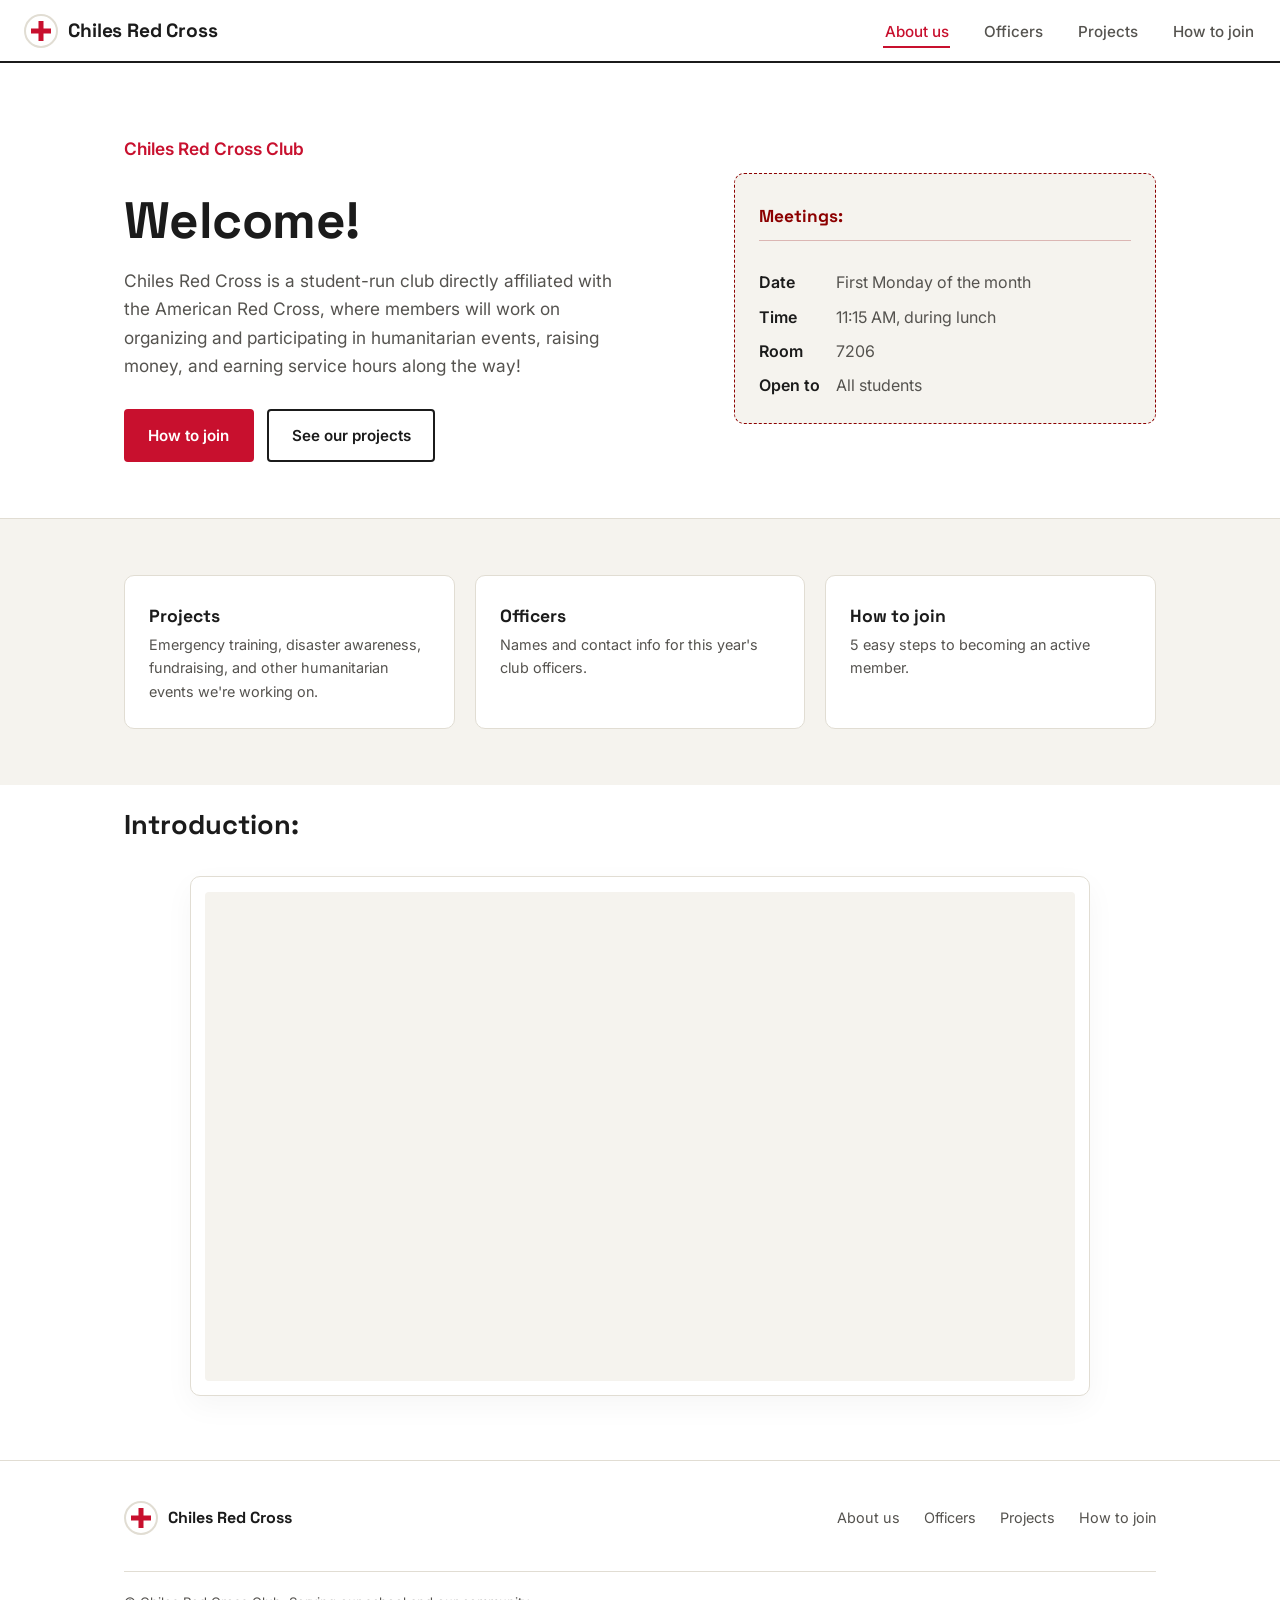
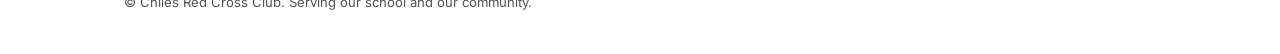
<file: index.html>
<!DOCTYPE html>
<html lang="en">
<head>
<!-- Google tag (gtag.js) -->
<script async src="https://www.googletagmanager.com/gtag/js?id=G-Z2MX7T2S28"></script>
<script>
  window.dataLayer = window.dataLayer || [];
  function gtag(){dataLayer.push(arguments);}
  gtag('js', new Date());

  gtag('config', 'G-Z2MX7T2S28');
</script>
  <meta charset="UTF-8">
  <meta name="viewport" content="width=device-width, initial-scale=1.0">

  <title>Chiles Red Cross | Red Cross Club</title>

  <meta
    name="description"
    content="Chiles Red Cross is a student-run club directly affiliated with the American Red Cross, where members organize and participate in humanitarian events, raise money, and earn service hours."
  >

  <link rel="icon" href="/favicon.png?v=10" type="image/png">
  <link rel="apple-touch-icon" href="/favicon.png?v=10">

  <link rel="preconnect" href="https://fonts.googleapis.com">
  <link rel="preconnect" href="https://fonts.gstatic.com" crossorigin>
  <link href="https://fonts.googleapis.com/css2?family=Inter:wght@400;500;600&family=Space+Grotesk:wght@500;600;700&display=swap" rel="stylesheet">

  <link rel="stylesheet" href="style.css">
</head>
<body>
  <nav class="navbar">
    <a href="index.html" class="nav-brand">
      <svg class="brand-mark" width="34" height="34" viewBox="0 0 34 34" xmlns="http://www.w3.org/2000/svg" aria-hidden="true">
        <circle cx="17" cy="17" r="16" fill="#ffffff" stroke="#e1ddd3" stroke-width="2"/>
        <rect x="14.5" y="7" width="5" height="20" fill="#c8102e"/>
        <rect x="7" y="14.5" width="20" height="5" fill="#c8102e"/>
      </svg>
      <span class="nav-brand-text">Chiles Red Cross</span>
    </a>

    <button class="nav-toggle" id="navToggle" aria-label="Toggle navigation" aria-expanded="false">
      <span class="bar"></span>
      <span class="bar"></span>
      <span class="bar"></span>
    </button>

    <ul class="nav-links" id="navLinks">
      <li><a href="index.html" aria-current="page">About us</a></li>
      <li><a href="officers.html">Officers</a></li>
      <li><a href="projects.html">Projects</a></li>
      <li><a href="join.html">How to join</a></li>
    </ul>
  </nav>

  <header class="hero">
    <div class="container">
      <div>
        <p class="hero-eyebrow">Chiles Red Cross Club</p>
        <h1>Welcome!</h1>
        <p>Chiles Red Cross is a student-run club directly affiliated with the American Red Cross, where members will work on organizing and participating in humanitarian events, raising money, and earning service hours along the way!</p>
        <div class="hero-actions">
          <a href="join.html" class="btn btn-primary">How to join</a>
          <a href="projects.html" class="btn btn-secondary">See our projects</a>
        </div>
      </div>

      <div class="field-tag">
        <p class="field-tag-title"> Meetings: </p>
        <dl>
          <dt>Date</dt>
          <dd>First Monday of the month</dd>
          <dt>Time</dt>
          <dd>11:15 AM, during lunch</dd>
          <dt>Room</dt>
          <dd>7206</dd>
          <dt>Open to</dt>
          <dd>All students</dd>
        </dl>
      </div>
    </div>
  </header>



  <section class="alt">
    <div class="container">
      <div class="quicklinks">
        <a href="projects.html" class="quicklink">
          <p class="quicklink-label"></p>
          <h3>Projects</h3>
          <p>Emergency training, disaster awareness, fundraising, and other humanitarian events we're working on.</p>
        </a>
        <a href="officers.html" class="quicklink">
          <p class="quicklink-label"></p>
          <h3>Officers</h3>
          <p>Names and contact info for this year's club officers.</p>
        </a>
        <a href="join.html" class="quicklink">
          <p class="quicklink-label"></p>
          <h3>How to join</h3>
          <p>5 easy steps to becoming an active member.</p>
        </a>
      </div>
    </div>
  </section>

  <section class="video-section">
    <div class="container">
      <div class="section-head">
        <h2 class="section-title"> Introduction:</h2>
      </div>
      <div class="video-box">
        <iframe
          src="https://www.youtube.com/embed/0vPFsthSlds"
          title="Chiles Red Cross video"
          frameborder="0"
          referrerpolicy="strict-origin-when-cross-origin"
          allow="accelerometer; autoplay; clipboard-write; encrypted-media; gyroscope; picture-in-picture; web-share"
          allowfullscreen>
        </iframe>
      </div>
    </div>
  </section>

  <footer>
    <div class="container footer-inner">
      <div class="footer-brand">
        <svg width="34" height="34" viewBox="0 0 34 34" xmlns="http://www.w3.org/2000/svg" aria-hidden="true">
          <circle cx="17" cy="17" r="16" fill="#ffffff" stroke="#e1ddd3" stroke-width="2"/>
          <rect x="14.5" y="7" width="5" height="20" fill="#c8102e"/>
          <rect x="7" y="14.5" width="20" height="5" fill="#c8102e"/>
        </svg>
        Chiles Red Cross
      </div>
      <ul class="footer-links">
        <li><a href="index.html">About us</a></li>
        <li><a href="officers.html">Officers</a></li>
        <li><a href="projects.html">Projects</a></li>
        <li><a href="join.html">How to join</a></li>
      </ul>
      <p class="footer-copy">&copy; Chiles Red Cross Club. Serving our school and our community.</p>
    </div>
  </footer>

  <script src="script.js"></script>
</body>
</html>
</file>
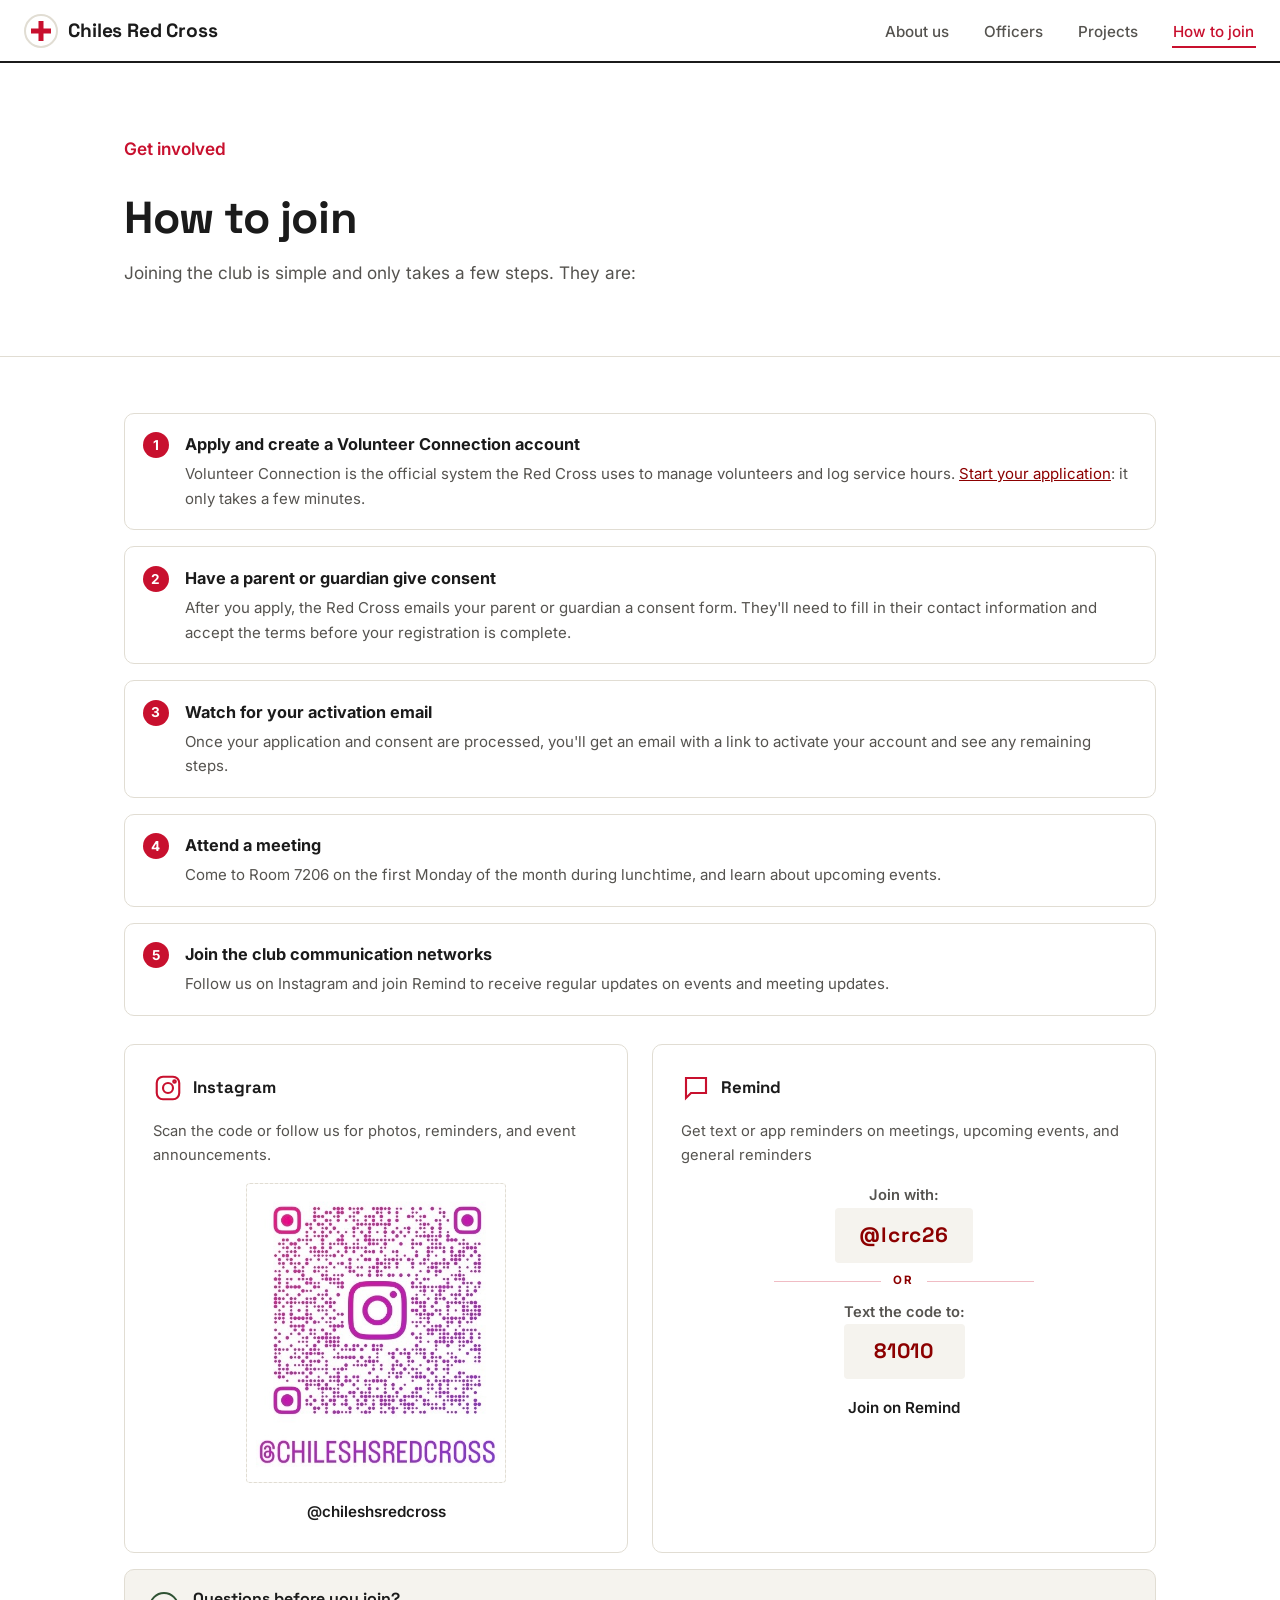
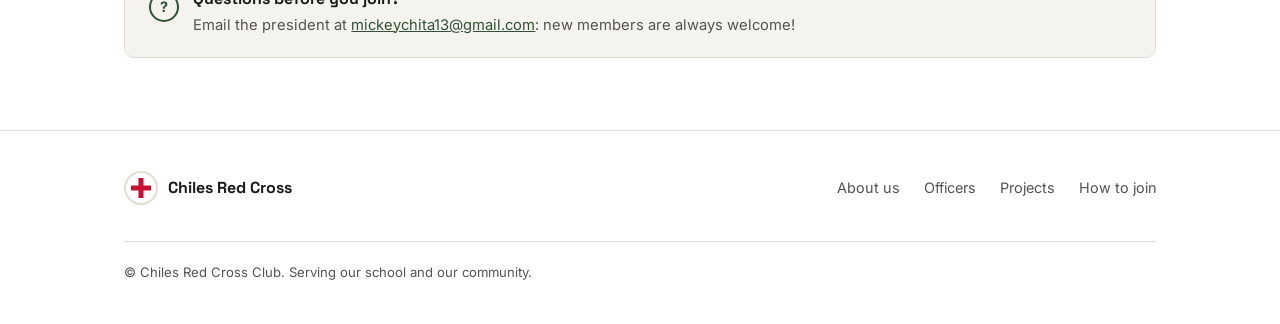
<file: join.html>
<!DOCTYPE html>
<html lang="en">
<head>
<!-- Google tag (gtag.js) -->
<script async src="https://www.googletagmanager.com/gtag/js?id=G-Z2MX7T2S28"></script>
<script>
  window.dataLayer = window.dataLayer || [];
  function gtag(){dataLayer.push(arguments);}
  gtag('js', new Date());

  gtag('config', 'G-Z2MX7T2S28');
</script>
  <meta charset="UTF-8">
  <meta name="viewport" content="width=device-width, initial-scale=1.0">
  <title>Chiles Red Cross — How to Join</title>
  <link rel="preconnect" href="https://fonts.googleapis.com">
  <link rel="preconnect" href="https://fonts.gstatic.com" crossorigin>
  <link href="https://fonts.googleapis.com/css2?family=Inter:wght@400;500;600&family=Space+Grotesk:wght@500;600;700&display=swap" rel="stylesheet">
  <link rel="stylesheet" href="style.css">
  <link rel="icon" type="image/png" sizes="32x32" href="./favicon.png?v=3">
</head>
<body>

  <nav class="navbar">
    <a href="index.html" class="nav-brand">
      <svg class="brand-mark" width="34" height="34" viewBox="0 0 34 34" xmlns="http://www.w3.org/2000/svg" aria-hidden="true">
        <circle cx="17" cy="17" r="16" fill="#ffffff" stroke="#e1ddd3" stroke-width="2"/>
        <rect x="14.5" y="7" width="5" height="20" fill="#c8102e"/>
        <rect x="7" y="14.5" width="20" height="5" fill="#c8102e"/>
      </svg>
      <span class="nav-brand-text">Chiles Red Cross</span>
    </a>

    <button class="nav-toggle" id="navToggle" aria-label="Toggle navigation" aria-expanded="false">
      <span class="bar"></span>
      <span class="bar"></span>
      <span class="bar"></span>
    </button>

    <ul class="nav-links" id="navLinks">
      <li><a href="index.html">About us</a></li>
      <li><a href="officers.html">Officers</a></li>
      <li><a href="projects.html">Projects</a></li>
      <li><a href="join.html" aria-current="page">How to join</a></li>
    </ul>
  </nav>

  <header class="hero" style="border-bottom: 1px solid var(--line); padding-bottom: 2.5rem;">
    <div class="container" style="display:block;">
      <p class="hero-eyebrow">Get involved</p>
      <h1 style="font-size: clamp(2rem, 4vw, 2.8rem);">How to join</h1>
      <p style="max-width: 60ch;">Joining the club is simple and only takes a few steps. They are:</p>
    </div>
  </header>

  <section>
    <div class="container">
      <ol class="steps-list">
        <li>
          <strong>Apply and create a Volunteer Connection account</strong>
          <p>Volunteer Connection is the official system the Red Cross uses to manage volunteers and log service hours. <a href="https://www.redcross.org/volunteer/become-a-volunteer.html" target="_blank" rel="noopener" style="color: var(--red-dark); text-decoration: underline;">Start your application</a>: it only takes a few minutes.</p>
        </li>
        <li>
          <strong>Have a parent or guardian give consent</strong>
          <p> After you apply, the Red Cross emails your parent or guardian a consent form. They'll need to fill in their contact information and accept the terms before your registration is complete.</p>
        </li>
        <li>
          <strong>Watch for your activation email</strong>
          <p>Once your application and consent are processed, you'll get an email with a link to activate your account and see any remaining steps.</p>
        </li>
        <li>
          <strong>Attend a meeting</strong>
          <p>Come to Room 7206 on the first Monday of the month during lunchtime, and learn about upcoming events.</p>
        </li>
        <li>
          <strong>Join the club communication networks</strong>
          <p>Follow us on Instagram and join Remind to receive regular updates on events and meeting updates. </p>
        </li>
      </ol>

      <div class="connect-grid">
        <div class="connect-card">
          <div class="connect-card-head">
            <svg class="connect-icon" viewBox="0 0 24 24" fill="none" stroke="#c8102e" stroke-width="1.7" xmlns="http://www.w3.org/2000/svg">
              <rect x="3" y="3" width="18" height="18" rx="5"/>
              <circle cx="12" cy="12" r="4"/>
              <circle cx="17.2" cy="6.8" r="1"/>
            </svg>
            <h4>Instagram</h4>
          </div>
          <p>Scan the code or follow us for photos, reminders, and event announcements.</p>
          <div class="qr-frame">
            <img src="instagram.jpg" alt="QR code to follow Chiles Red Cross on Instagram"
                 onerror="this.style.display='none'; this.nextElementSibling.style.display='flex';">
            <div class="qr-placeholder-text" style="display:none;">
              Add <code>images/instagram-qr.png</code> to the site folder to show your QR code here.
            </div>
          </div>
          <a href="https://instagram.com/chileshsredcross" target="_blank" rel="noopener" class="connect-handle">@chileshsredcross</a>
        </div>

        <div class="connect-card">
          <div class="connect-card-head">
            <svg class="connect-icon" viewBox="0 0 24 24" fill="none" stroke="#c8102e" stroke-width="1.7" xmlns="http://www.w3.org/2000/svg">
              <path d="M4 4h16v12H8l-4 4V4Z"/>
            </svg>
            <h4>Remind</h4>
          </div>
          <p>Get text or app reminders on meetings, upcoming events, and general reminders</p>
          <div class="remind-stack">
            <div class="remind-column">
              <p class="remind-label">Join with:</p>
              <div class="remind-code">@lcrc26</div>
            </div>
            <div class="remind-divider" aria-label="Or divider">
              <span class="remind-divider-line"></span>
              <span class="remind-divider-text">OR</span>
              <span class="remind-divider-line"></span>
            </div>
            <div class="remind-column">
              <p class="remind-label">Text the code to:</p>
              <div class="remind-code">81010</div>
            </div>
          </div>
          <a href="https://www.remind.com/join" target="_blank" rel="noopener" class="connect-handle">Join on Remind</a>
        </div>
      </div>


      <div class="stamp-note" style="margin-top: 1rem;">
        <span class="stamp-icon" aria-hidden="true">?</span>
        <div>
          <h4>Questions before you join?</h4>
          <p>Email the president at <a href="mailto:mickeychita13@gmail.com" style="color: var(--stamp); text-decoration: underline;">mickeychita13@gmail.com</a>: new members are always welcome!</p>
        </div>
      </div>
    </div>
  </section>





<footer>
    <div class="container footer-inner">
      <div class="footer-brand">
        <svg width="34" height="34" viewBox="0 0 34 34" xmlns="http://www.w3.org/2000/svg" aria-hidden="true">
          <circle cx="17" cy="17" r="16" fill="#ffffff" stroke="#e1ddd3" stroke-width="2"/>
          <rect x="14.5" y="7" width="5" height="20" fill="#c8102e"/>
          <rect x="7" y="14.5" width="20" height="5" fill="#c8102e"/>
        </svg>
        Chiles Red Cross
      </div>
      <ul class="footer-links">
        <li><a href="index.html">About us</a></li>
        <li><a href="officers.html">Officers</a></li>
        <li><a href="projects.html">Projects</a></li>
        <li><a href="join.html">How to join</a></li>
      </ul>
      <p class="footer-copy">&copy; Chiles Red Cross Club. Serving our school and our community.</p>
    </div>
  </footer>
  <script src="script.js"></script>
</body>
</html>
</file>
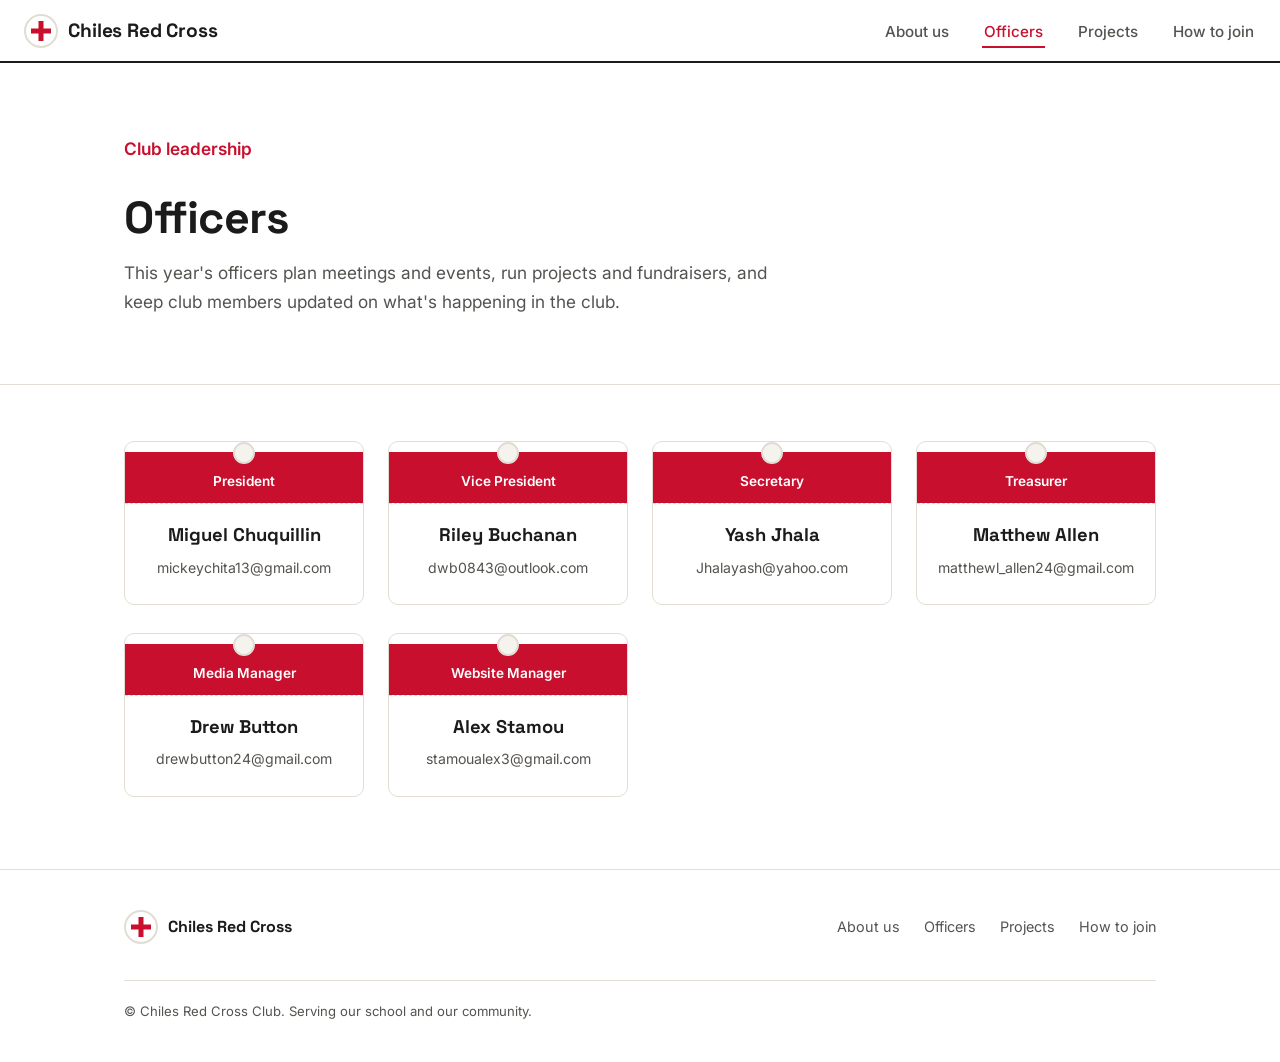
<file: officers.html>
<!DOCTYPE html>
<html lang="en">
<head>
<!-- Google tag (gtag.js) -->
<script async src="https://www.googletagmanager.com/gtag/js?id=G-Z2MX7T2S28"></script>
<script>
  window.dataLayer = window.dataLayer || [];
  function gtag(){dataLayer.push(arguments);}
  gtag('js', new Date());

  gtag('config', 'G-Z2MX7T2S28');
</script>
  <meta charset="UTF-8">
  <meta name="viewport" content="width=device-width, initial-scale=1.0">
  <title>Chiles Red Cross — Officers</title>
  <link rel="preconnect" href="https://fonts.googleapis.com">
  <link rel="preconnect" href="https://fonts.gstatic.com" crossorigin>
  <link href="https://fonts.googleapis.com/css2?family=Inter:wght@400;500;600&family=Space+Grotesk:wght@500;600;700&display=swap" rel="stylesheet">
  <link rel="stylesheet" href="style.css">
  <link rel="icon" type="image/png" sizes="32x32" href="./favicon.png?v=3">
</head>
<body>

  <nav class="navbar">
    <a href="index.html" class="nav-brand">
      <svg class="brand-mark" width="34" height="34" viewBox="0 0 34 34" xmlns="http://www.w3.org/2000/svg" aria-hidden="true">
        <circle cx="17" cy="17" r="16" fill="#ffffff" stroke="#e1ddd3" stroke-width="2"/>
        <rect x="14.5" y="7" width="5" height="20" fill="#c8102e"/>
        <rect x="7" y="14.5" width="20" height="5" fill="#c8102e"/>
      </svg>
      <span class="nav-brand-text">Chiles Red Cross</span>
    </a>

    <button class="nav-toggle" id="navToggle" aria-label="Toggle navigation" aria-expanded="false">
      <span class="bar"></span>
      <span class="bar"></span>
      <span class="bar"></span>
    </button>

    <ul class="nav-links" id="navLinks">
      <li><a href="index.html">About us</a></li>
      <li><a href="officers.html" aria-current="page">Officers</a></li>
      <li><a href="projects.html">Projects</a></li>
      <li><a href="join.html">How to join</a></li>
    </ul>
  </nav>

  <header class="hero" style="border-bottom: 1px solid var(--line); padding-bottom: 2.5rem;">
    <div class="container" style="display:block;">
      <p class="hero-eyebrow">Club leadership</p>
      <h1 style="font-size: clamp(2rem, 4vw, 2.8rem);">Officers</h1>
      <p style="max-width: 60ch;">This year's officers plan meetings and events, run projects and fundraisers, and keep club members updated on what's happening in the club.</p>
    </div>
  </header>

  <section>
    <div class="container">
      <div class="badge-grid">

        <div class="badge">
          <p class="badge-role">President</p>
          <div class="badge-body">
            <h3>Miguel Chuquillin</h3>
            <a href="mailto:mickeychita13@gmail.com">mickeychita13@gmail.com</a>
          </div>
        </div>

        <div class="badge">
          <p class="badge-role">Vice President</p>
          <div class="badge-body">
            <h3>Riley Buchanan</h3>
            <a href="mailto:dwb0843@outlook.com">dwb0843@outlook.com</a>
          </div>
        </div>

        <div class="badge">
          <p class="badge-role">Secretary</p>
          <div class="badge-body">
            <h3>Yash Jhala</h3>
            <a href="mailto:Jhalayash@yahoo.com">Jhalayash@yahoo.com</a>
          </div>
        </div>

        <div class="badge">
          <p class="badge-role">Treasurer</p>
          <div class="badge-body">
            <h3>Matthew Allen</h3>
            <a href="mailto:matthewl_allen24@gmail.com">matthewl_allen24@gmail.com</a>
          </div>
        </div>

        <div class="badge">
          <p class="badge-role">Media Manager</p>
          <div class="badge-body">
            <h3>Drew Button</h3>
            <a href="mailto:drewbutton24@gmail.com">drewbutton24@gmail.com</a>
          </div>
        </div>

        <div class="badge">
          <p class="badge-role">Website Manager</p>
          <div class="badge-body">
            <h3>Alex Stamou</h3>
            <a href="mailto:stamoualex3@gmail.com">stamoualex3@gmail.com</a>
          </div>
        </div>

      </div>
    </div>
  </section>

  <footer>
    <div class="container footer-inner">
      <div class="footer-brand">
        <svg width="34" height="34" viewBox="0 0 34 34" xmlns="http://www.w3.org/2000/svg" aria-hidden="true">
          <circle cx="17" cy="17" r="16" fill="#ffffff" stroke="#e1ddd3" stroke-width="2"/>
          <rect x="14.5" y="7" width="5" height="20" fill="#c8102e"/>
          <rect x="7" y="14.5" width="20" height="5" fill="#c8102e"/>
        </svg>
        Chiles Red Cross
      </div>
      <ul class="footer-links">
        <li><a href="index.html">About us</a></li>
        <li><a href="officers.html">Officers</a></li>
        <li><a href="projects.html">Projects</a></li>
        <li><a href="join.html">How to join</a></li>
      </ul>
      <p class="footer-copy">&copy; Chiles Red Cross Club. Serving our school and our community.</p>
    </div>
  </footer>

  <script src="script.js"></script>
</body>
</html>
</file>
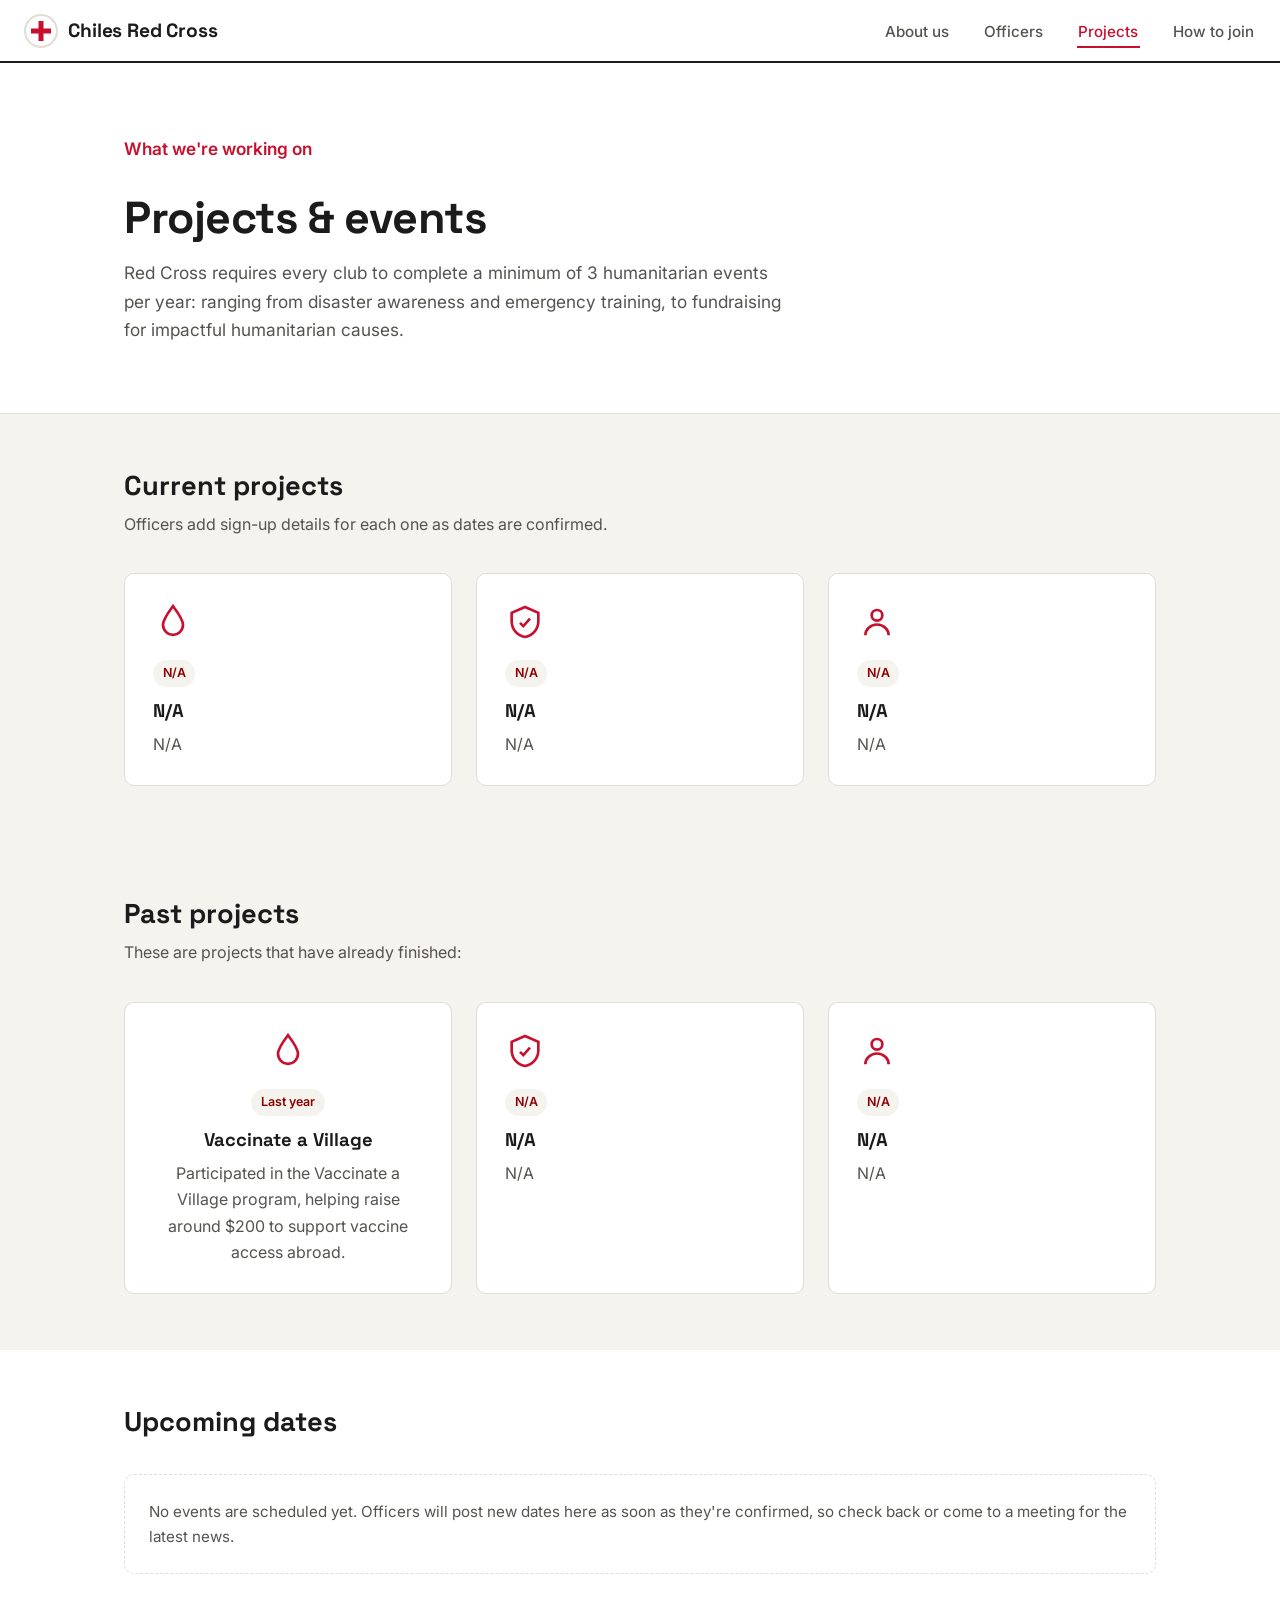
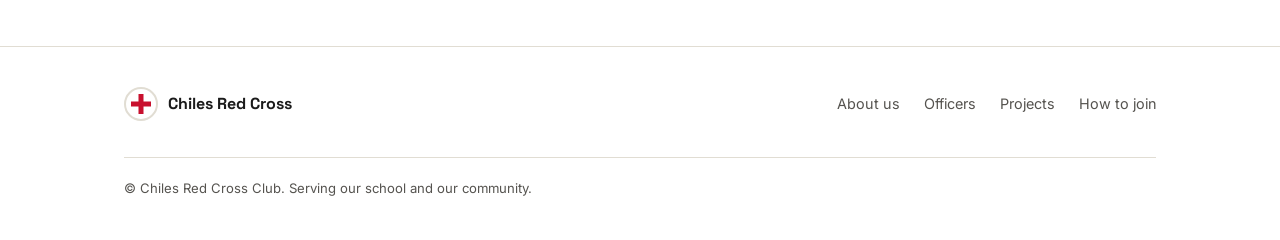
<file: projects.html>
<!DOCTYPE html>
<html lang="en">
<head>
<!-- Google tag (gtag.js) -->
<script async src="https://www.googletagmanager.com/gtag/js?id=G-Z2MX7T2S28"></script>
<script>
  window.dataLayer = window.dataLayer || [];
  function gtag(){dataLayer.push(arguments);}
  gtag('js', new Date());

  gtag('config', 'G-Z2MX7T2S28');
</script>
  <meta charset="UTF-8">
  <meta name="viewport" content="width=device-width, initial-scale=1.0">
  <title>Chiles Red Cross — Projects</title>
  <link rel="preconnect" href="https://fonts.googleapis.com">
  <link rel="preconnect" href="https://fonts.gstatic.com" crossorigin>
  <link href="https://fonts.googleapis.com/css2?family=Inter:wght@400;500;600&family=Space+Grotesk:wght@500;600;700&display=swap" rel="stylesheet">
  <link rel="stylesheet" href="style.css">
  <link rel="icon" type="image/png" sizes="32x32" href="./favicon.png?v=3">
</head>
<body>

  <nav class="navbar">
    <a href="index.html" class="nav-brand">
      <svg class="brand-mark" width="34" height="34" viewBox="0 0 34 34" xmlns="http://www.w3.org/2000/svg" aria-hidden="true">
        <circle cx="17" cy="17" r="16" fill="#ffffff" stroke="#e1ddd3" stroke-width="2"/>
        <rect x="14.5" y="7" width="5" height="20" fill="#c8102e"/>
        <rect x="7" y="14.5" width="20" height="5" fill="#c8102e"/>
      </svg>
      <span class="nav-brand-text">Chiles Red Cross</span>
    </a>

    <button class="nav-toggle" id="navToggle" aria-label="Toggle navigation" aria-expanded="false">
      <span class="bar"></span>
      <span class="bar"></span>
      <span class="bar"></span>
    </button>

    <ul class="nav-links" id="navLinks">
      <li><a href="index.html">About us</a></li>
      <li><a href="officers.html">Officers</a></li>
      <li><a href="projects.html" aria-current="page">Projects</a></li>
      <li><a href="join.html">How to join</a></li>

    </ul>
  </nav>

  <header class="hero" style="border-bottom: 1px solid var(--line); padding-bottom: 2.5rem;">
    <div class="container" style="display:block;">
      <p class="hero-eyebrow">What we're working on</p>
      <h1 style="font-size: clamp(2rem, 4vw, 2.8rem);">Projects &amp; events</h1>
      <p style="max-width: 60ch;">Red Cross requires every club to complete a minimum of 3 humanitarian events per year: ranging from disaster awareness and emergency training, to fundraising for impactful humanitarian causes. </p>
    </div>
  </header>



  <section class="alt">
    <div class="container">
      <div class="section-head">
        <h2 class="section-title">Current projects</h2>
        <p class="section-lede">Officers add sign-up details for each one as dates are confirmed.</p>
      </div>

      <div class="project-grid">
        <div class="project-card">
          <svg class="project-icon" viewBox="0 0 24 24" fill="none" stroke="#c8102e" stroke-width="1.6" xmlns="http://www.w3.org/2000/svg">
            <path d="M12 2.5c3 4 6 7.8 6 11.2a6 6 0 1 1-12 0c0-3.4 3-7.2 6-11.2Z"/>
          </svg>
          <p class="project-tag">N/A</p>
          <h3>N/A</h3>
          <p>N/A</p>
        </div>

        <div class="project-card">
          <svg class="project-icon" viewBox="0 0 24 24" fill="none" stroke="#c8102e" stroke-width="1.6" xmlns="http://www.w3.org/2000/svg">
            <path d="M12 3 4 6.5v5c0 5 3.4 8.6 8 9.5 4.6-.9 8-4.5 8-9.5v-5L12 3Z"/>
            <path d="M9 12.5l2 2 4-4.5"/>
          </svg>
          <p class="project-tag"> N/A</p>
          <h3> N/A</h3>
          <p>N/A</p>
        </div>

        <div class="project-card">
          <svg class="project-icon" viewBox="0 0 24 24" fill="none" stroke="#c8102e" stroke-width="1.6" xmlns="http://www.w3.org/2000/svg">
            <circle cx="12" cy="8" r="3.2"/>
            <path d="M5 20c0-3.6 3.1-6.5 7-6.5s7 2.9 7 6.5"/>
          </svg>
          <p class="project-tag">N/A</p>
          <h3> N/A </h3>
          <p>N/A</p>
        </div>
      </div>
    </div>
  </section>



    <section class="alt">
    <div class="container">
      <div class="section-head">
        <h2 class="section-title">Past projects</h2>
        <p class="section-lede">These are projects that have already finished:</p>
      </div>

      <div class="project-grid">
        <div class="project-card project-card-centered">
          <svg class="project-icon" viewBox="0 0 24 24" fill="none" stroke="#c8102e" stroke-width="1.6" xmlns="http://www.w3.org/2000/svg">
            <path d="M12 2.5c3 4 6 7.8 6 11.2a6 6 0 1 1-12 0c0-3.4 3-7.2 6-11.2Z"/>
          </svg>
          <p class="project-tag">Last year</p>
          <h3>Vaccinate a Village</h3>
          <p> Participated in the Vaccinate a Village program, helping raise around $200 to support vaccine access abroad.</p>
        </div>

        <div class="project-card">
          <svg class="project-icon" viewBox="0 0 24 24" fill="none" stroke="#c8102e" stroke-width="1.6" xmlns="http://www.w3.org/2000/svg">
            <path d="M12 3 4 6.5v5c0 5 3.4 8.6 8 9.5 4.6-.9 8-4.5 8-9.5v-5L12 3Z"/>
            <path d="M9 12.5l2 2 4-4.5"/>
          </svg>
          <p class="project-tag"> N/A</p>
          <h3> N/A</h3>
          <p>N/A</p>
        </div>

        <div class="project-card">
          <svg class="project-icon" viewBox="0 0 24 24" fill="none" stroke="#c8102e" stroke-width="1.6" xmlns="http://www.w3.org/2000/svg">
            <circle cx="12" cy="8" r="3.2"/>
            <path d="M5 20c0-3.6 3.1-6.5 7-6.5s7 2.9 7 6.5"/>
          </svg>
          <p class="project-tag">N/A</p>
          <h3> N/A </h3>
          <p>N/A</p>
        </div>
      </div>
    </div>
  </section>

  <section>
    <div class="container">
      <div class="section-head">
        <h2 class="section-title">Upcoming dates</h2>
      </div>
      <div class="empty-state">
        No events are scheduled yet. Officers will post new dates here as soon as they're confirmed, so check back or come to a meeting for the latest news.
      </div>
    </div>
  </section>

  <footer>
    <div class="container footer-inner">
      <div class="footer-brand">
        <svg width="34" height="34" viewBox="0 0 34 34" xmlns="http://www.w3.org/2000/svg" aria-hidden="true">
          <circle cx="17" cy="17" r="16" fill="#ffffff" stroke="#e1ddd3" stroke-width="2"/>
          <rect x="14.5" y="7" width="5" height="20" fill="#c8102e"/>
          <rect x="7" y="14.5" width="20" height="5" fill="#c8102e"/>
        </svg>
        Chiles Red Cross
      </div>
      <ul class="footer-links">
        <li><a href="index.html">About us</a></li>
        <li><a href="officers.html">Officers</a></li>
        <li><a href="projects.html">Projects</a></li>
        <li><a href="join.html">How to join</a></li>
      </ul>
      <p class="footer-copy">&copy; Chiles Red Cross Club. Serving our school and our community.</p>
    </div>
  </footer>

  <script src="script.js"></script>
</body>
</html>
</file>
<file: style.css>
/* ==========================================================================
   Chiles Red Cross — shared stylesheet
   ========================================================================== */

:root {
  --red: #c8102e;
  --red-dark: #8c0000;
  --ink: #1b1b1b;
  --ink-soft: #55534f;
  --paper: #ffffff;
  --panel: #f5f3ee;
  --line: #e1ddd3;
  --tan: #eee3ce;
  --stamp: #2f5233;
  --radius-s: 4px;
  --radius-m: 10px;
  --max: 1080px;
}

* {
  box-sizing: border-box;
  margin: 0;
  padding: 0;
}

html {
  scroll-behavior: smooth;
}

body {
  font-family: "Inter", -apple-system, BlinkMacSystemFont, "Segoe UI", sans-serif;
  color: var(--ink-soft);
  background-color: var(--paper);
  line-height: 1.65;
  -webkit-font-smoothing: antialiased;
}

h1, h2, h3, h4 {
  font-family: "Space Grotesk", "Segoe UI", sans-serif;
  color: var(--ink);
  line-height: 1.15;
  font-weight: 700;
}

a {
  color: inherit;
}

img, svg {
  display: block;
}

:focus-visible {
  outline: 3px solid var(--red);
  outline-offset: 2px;
}

.container {
  max-width: var(--max);
  margin: 0 auto;
  padding: 0 1.5rem;
}

/* ==========================================================================
   Navigation
   ========================================================================== */

.navbar {
  background-color: var(--paper);
  border-bottom: 2px solid var(--ink);
  position: sticky;
  top: 0;
  z-index: 1000;
  display: flex;
  justify-content: space-between;
  align-items: center;
  padding: 0.85rem 1.5rem;
}

.nav-brand {
  display: flex;
  align-items: center;
  gap: 0.65rem;
  text-decoration: none;
  color: var(--ink);
}

.brand-mark {
  flex-shrink: 0;
}

.nav-brand-text {
  font-family: "Space Grotesk", sans-serif;
  font-weight: 700;
  font-size: 1.2rem;
  letter-spacing: -0.01em;
}

.nav-links {
  display: flex;
  list-style: none;
  gap: 2rem;
}
.or {
  color: black;
  display: flex;
  padding: 0.35rem 0.1rem;
  font-size: 0.95rem;
}

.remind-stack {
  display: grid;
  grid-template-columns: 1fr;
  justify-items: center;
  gap: 0.8rem;
  width: 100%;
  max-width: 260px;
  margin: 0 auto;
  position: relative;
}

.remind-label {
  margin: 0;
  font-size: 0.82rem;
  font-weight: 600;
  color: var(--ink-soft);
  text-align: center;
}

.remind-code {
  width: 100%;
  align-self: center;
  background: var(--panel);
  color: var(--red-dark);
  font-family: "Space Grotesk", sans-serif;
  font-weight: 700;
  letter-spacing: 0.04em;
  font-size: 1.3rem;
  padding: 0.65rem 1.5rem;
  border-radius: var(--radius-s);
  min-height: 3.2rem;
  display: flex;
  align-items: center;
  justify-content: center;
}

.remind-code:first-of-type {
  grid-column: 1;
}

.remind-code:last-of-type {
  grid-column: 1;
}

.remind-divider {
  display: flex;
  align-items: center;
  justify-content: center;
  gap: 0.8rem;
  width: 100%;
}

.remind-divider-line {
  flex: 1;
  height: 1px;
  background: rgba(200, 16, 46, 0.28);
}

.remind-divider-text {
  color: var(--red-dark);
  font-size: 0.72rem;
  font-weight: 700;
  letter-spacing: 0.18em;
  text-transform: uppercase;
  line-height: 1;
}

.remind-instruction {
  margin: 0;
  text-align: center;
  font-size: 0.86rem;
  font-weight: 600;
  color: var(--ink-soft);
}

.nav-links a {
  text-decoration: none;
  color: var(--ink-soft);
  font-weight: 500;
  font-size: 0.95rem;
  padding: 0.35rem 0.1rem;
  border-bottom: 2px solid transparent;
  transition: color 0.15s ease, border-color 0.15s ease;
}

.nav-links a:hover {
  color: var(--ink);
}

.nav-links a[aria-current="page"] {
  color: var(--red);
  border-bottom-color: var(--red);
}

.nav-toggle {
  display: none;
  flex-direction: column;
  justify-content: space-between;
  width: 24px;
  height: 17px;
  background: transparent;
  border: none;
  cursor: pointer;
}

.nav-toggle .bar {
  height: 2px;
  width: 100%;
  background-color: var(--ink);
  border-radius: 1px;
}

/* ==========================================================================
   Hero + field-tag panel (signature device, reused for notices)
   ========================================================================== */

.hero {
  padding: 4.5rem 0 3.5rem;
  border-bottom: 1px solid var(--line);
}

.hero .container {
  display: grid;
  grid-template-columns: 1.2fr 0.9fr;
  gap: 3rem;
  align-items: center;
}

.hero-eyebrow {
  color: var(--red);
  font-weight: 600;
  font-size: 0.85rem;
  margin-bottom: 0.75rem;
}

.hero h1 {
  font-size: clamp(2.2rem, 4.4vw, 3.2rem);
  letter-spacing: -0.01em;
  margin-bottom: 1rem;
}

.hero p {
  font-size: 1.08rem;
  max-width: 46ch;
  margin-bottom: 1.75rem;
}

.hero-actions {
  display: flex;
  gap: 0.85rem;
  flex-wrap: wrap;
}

.btn {
  display: inline-block;
  text-decoration: none;
  font-weight: 600;
  font-size: 0.95rem;
  padding: 0.75rem 1.4rem;
  border-radius: var(--radius-s);
  border: 2px solid var(--ink);
  transition: transform 0.12s ease, background-color 0.15s ease, color 0.15s ease;
}

.btn-primary {
  background-color: var(--red);
  border-color: var(--red);
  color: var(--paper);
}

.btn-primary:hover {
  background-color: var(--red-dark);
  border-color: var(--red-dark);
}

.btn-secondary {
  background-color: transparent;
  color: var(--ink);
}

.btn-secondary:hover {
  background-color: var(--ink);
  color: var(--paper);
}

/* the "field tag" — a manifest-style notice card used for key facts */
.field-tag {
  position: relative;
  background-color: var(--panel);
  border: 1.5px dashed var(--red-dark);
  border-radius: var(--radius-m);
  padding: 1.75rem 1.5rem 1.5rem;
}

.field-tag::before {
  display: none;
}

.field-tag-title {
  font-family: "Space Grotesk", sans-serif;
  font-weight: 700;
  font-size: 0.95rem;
  color: var(--red-dark);
  margin-bottom: 1rem;
  padding-bottom: 0.6rem;
  border-bottom: 1px solid rgba(140, 0, 0, 0.25);
}

.field-tag dl {
  display: grid;
  grid-template-columns: auto 1fr;
  gap: 0.5rem 1rem;
}

.field-tag dt {
  font-weight: 600;
  color: var(--ink);
  white-space: nowrap;
}

.field-tag dd {
  color: var(--ink-soft);
}

/* ==========================================================================
   Sections
   ========================================================================== */

section {
  padding: 3.5rem 0;
}

section.alt {
  background-color: var(--panel);
}

.section-head {
  max-width: 60ch;
  margin-bottom: 2.25rem;
}

.section-title {
  font-size: 1.7rem;
  margin-bottom: 0.6rem;
}

.section-lede {
  color: var(--ink-soft);
}

.about-copy {
  max-width: 62ch;
  display: flex;
  flex-direction: column;
  gap: 1.1rem;
}

/* Quick-link cards on the about page */
.quicklinks {
  display: grid;
  grid-template-columns: repeat(3, 1fr);
  gap: 1.25rem;
}

.quicklink {
  display: block;
  text-decoration: none;
  background: var(--paper);
  border: 1px solid var(--line);
  border-radius: var(--radius-m);
  padding: 1.5rem;
  transition: border-color 0.15s ease, transform 0.15s ease;
}

.quicklink:hover {
  border-color: var(--red);
  transform: translateY(-2px);
}

.quicklink-label {
  color: var(--red);
  font-weight: 600;
  font-size: 0.8rem;
  margin-bottom: 0.4rem;
}

.quicklink h3 {
  font-size: 1.1rem;
  margin-bottom: 0.4rem;
}

.quicklink p {
  font-size: 0.9rem;
  color: var(--ink-soft);
}

.video-section {
  padding: 1.5rem 0 3rem;
}

.video-box {
  width: min(100%, 900px);
  margin: 0 auto;
  display: flex;
  justify-content: center;
  background: var(--paper);
  border: 1px solid var(--line);
  border-radius: var(--radius-m);
  padding: 0.9rem;
  box-shadow: 0 10px 30px rgba(27, 27, 27, 0.04);
}

.video-box iframe,
.video-box video {
  display: block;
  width: 100%;
  max-width: 100%;
  height: auto;
  aspect-ratio: 16 / 9;
  object-fit: cover;
  border: 0;
  border-radius: var(--radius-s);
  background: var(--panel);
}

/* ==========================================================================
   Officer badges
   ========================================================================== */

.badge-grid {
  display: grid;
  grid-template-columns: repeat(auto-fit, minmax(230px, 1fr));
  gap: 1.75rem 1.5rem;
}

.badge {
  position: relative;
  background: var(--paper);
  border: 1px solid var(--line);
  border-radius: var(--radius-m);
  overflow: hidden;
  padding-top: 10px;
}

.badge::before {
  content: "";
  position: absolute;
  top: 0;
  left: 50%;
  transform: translateX(-50%);
  width: 18px;
  height: 18px;
  border-radius: 50%;
  background-color: var(--panel);
  border: 2px solid var(--line);
  z-index: 2;
}

.badge-role {
  background-color: var(--red);
  color: var(--paper);
  text-align: center;
  font-weight: 600;
  font-size: 0.85rem;
  padding: 1.1rem 1rem 0.7rem;
}

.badge-body {
  padding: 1.25rem 1.25rem 1.5rem;
  text-align: center;
  border-top: 1px dashed var(--line);
}

.badge-body h3 {
  font-size: 1.15rem;
  margin-bottom: 0.5rem;
}

.badge-body a {
  font-size: 0.88rem;
  color: var(--ink-soft);
  text-decoration: none;
  word-break: break-word;
}

.badge-body a:hover {
  color: var(--red);
  text-decoration: underline;
}

/* ==========================================================================
   Project cards
   ========================================================================== */

.project-grid {
  display: grid;
  grid-template-columns: repeat(auto-fit, minmax(260px, 1fr));
  gap: 1.5rem;
}

.project-card {
  background: var(--paper);
  border: 1px solid var(--line);
  border-radius: var(--radius-m);
  padding: 1.75rem;
}

.project-card-centered {
  text-align: center;
}

.project-card-centered .project-icon {
  display: block;
  margin: 0 auto 1rem;
}

.project-card-centered .project-tag {
  display: inline-block;
}

.project-icon {
  width: 40px;
  height: 40px;
  margin-bottom: 1rem;
}

.project-card h3 {
  font-size: 1.15rem;
  margin-bottom: 0.6rem;
}

.project-tag {
  display: inline-block;
  font-size: 0.78rem;
  font-weight: 600;
  color: var(--red-dark);
  background: var(--panel);
  padding: 0.2rem 0.6rem;
  border-radius: 999px;
  margin-bottom: 0.85rem;
}

.empty-state {
  border: 1px dashed var(--line);
  border-radius: var(--radius-m);
  padding: 1.5rem;
  color: var(--ink-soft);
  font-size: 0.95rem;
}

/* ==========================================================================
   Join steps
   ========================================================================== */

.steps-list {
  list-style: none;
  counter-reset: step-counter;
  width: 100%;
  max-width: none;
  display: flex;
  flex-direction: column;
  gap: 1rem;
}

.steps-list li {
  counter-increment: step-counter;
  background: var(--paper);
  padding: 1.1rem 1.5rem 1.1rem 3.75rem;
  border-radius: var(--radius-m);
  border: 1px solid var(--line);
  position: relative;
}

.steps-list li::before {
  content: counter(step-counter);
  position: absolute;
  left: 1.1rem;
  top: 1.15rem;
  background: var(--red);
  color: var(--paper);
  font-weight: 700;
  width: 26px;
  height: 26px;
  border-radius: 50%;
  display: flex;
  align-items: center;
  justify-content: center;
  font-size: 0.85rem;
}

.steps-list strong {
  display: block;
  color: var(--ink);
  margin-bottom: 0.25rem;
  font-size: 1.02rem;
}

.steps-list p {
  font-size: 0.94rem;
}

.stamp-note {
  display: flex;
  gap: 0.9rem;
  align-items: flex-start;
  width: 100%;
  max-width: none;
  margin-top: 2rem;
  padding: 1.25rem 1.5rem;
  border: 1px solid var(--line);
  border-radius: var(--radius-m);
  background: var(--panel);
}

.stamp-icon {
  flex-shrink: 0;
  width: 30px;
  height: 30px;
  border-radius: 50%;
  border: 2px solid var(--stamp);
  color: var(--stamp);
  display: flex;
  align-items: center;
  justify-content: center;
  font-weight: 700;
  font-size: 0.9rem;
  margin-top: 0.1rem;
}

.stamp-note h4 {
  font-size: 1rem;
  margin-bottom: 0.25rem;
}

.stamp-note p {
  font-size: 0.92rem;
}

/* ==========================================================================
   Connect cards (Instagram / Remind)
   ========================================================================== */

.connect-grid {
  display: grid;
  grid-template-columns: repeat(auto-fit, minmax(260px, 1fr));
  gap: 1.5rem;
  width: 100%;
  max-width: none;
  margin-top: 1.75rem;
}

.connect-card {
  background: var(--paper);
  border: 1px solid var(--line);
  border-radius: var(--radius-m);
  padding: 1.75rem;
  display: flex;
  flex-direction: column;
  gap: 1rem;
}

.connect-card-head {
  display: flex;
  align-items: center;
  gap: 0.65rem;
}

.connect-icon {
  width: 30px;
  height: 30px;
  flex-shrink: 0;
}

.connect-card h4 {
  font-size: 1.05rem;
}

.connect-card p {
  font-size: 0.92rem;
}

.qr-frame {
  width: 260px;
  height: 300px;
  align-self: center;
  border: 1.5px dashed var(--line);
  border-radius: var(--radius-s);
  display: flex;
  align-items: center;
  justify-content: center;
  overflow: hidden;
  background: var(--panel);
}

.qr-frame img {
  width: 100%;
  height: 100%;
  object-fit: contain;
}

.qr-placeholder-text {
  font-size: 0.72rem;
  color: var(--ink-soft);
  text-align: center;
  padding: 0.5rem;
  line-height: 1.4;
}

.connect-handle {
  text-align: center;
  font-weight: 600;
  color: var(--ink);
  text-decoration: none;
  font-size: 0.95rem;
}

.connect-handle:hover {
  color: var(--red);
}

.remind-code {
  align-self: center;
  background: var(--panel);
  color: var(--red-dark);
  font-family: "Space Grotesk", sans-serif;
  font-weight: 700;
  letter-spacing: 0.04em;
  font-size: 1.3rem;
  padding: 0.65rem 1.5rem;
  border-radius: var(--radius-s);
}

/* ==========================================================================
   Footer
   ========================================================================== */

footer {
  border-top: 1px solid var(--line);
  padding: 2.5rem 0;
  margin-top: 1rem;
}

.footer-inner {
  display: flex;
  justify-content: space-between;
  align-items: center;
  flex-wrap: wrap;
  gap: 1rem;
}

.footer-brand {
  display: flex;
  align-items: center;
  gap: 0.6rem;
  font-weight: 700;
  font-family: "Space Grotesk", sans-serif;
  color: var(--ink);
}

.footer-links {
  display: flex;
  gap: 1.5rem;
  list-style: none;
  font-size: 0.9rem;
}

.footer-links a {
  text-decoration: none;
  color: var(--ink-soft);
}

.footer-links a:hover {
  color: var(--red);
}

.footer-copy {
  font-size: 0.82rem;
  color: var(--ink-soft);
  width: 100%;
  padding-top: 1.25rem;
  margin-top: 1.25rem;
  border-top: 1px solid var(--line);
}

/* ==========================================================================
   Mobile
   ========================================================================== */

@media (max-width: 860px) {
  .hero .container {
    grid-template-columns: 1fr;
  }
}

@media (max-width: 768px) {
  .nav-toggle {
    display: flex;
  }

  .nav-links {
    display: none;
    flex-direction: column;
    width: 100%;
    position: absolute;
    top: 100%;
    left: 0;
    background-color: var(--paper);
    padding: 1rem 1.5rem 1.5rem;
    border-bottom: 2px solid var(--ink);
    gap: 1rem;
  }

  .nav-links.active {
    display: flex;
  }

  .quicklinks {
    grid-template-columns: 1fr;
  }

  .hero {
    padding: 3rem 0 2.5rem;
  }

  .footer-inner {
    flex-direction: column;
    align-items: flex-start;
  }
}

@media (prefers-reduced-motion: reduce) {
  * {
    transition: none !important;
    scroll-behavior: auto !important;
  }
}
</file>
